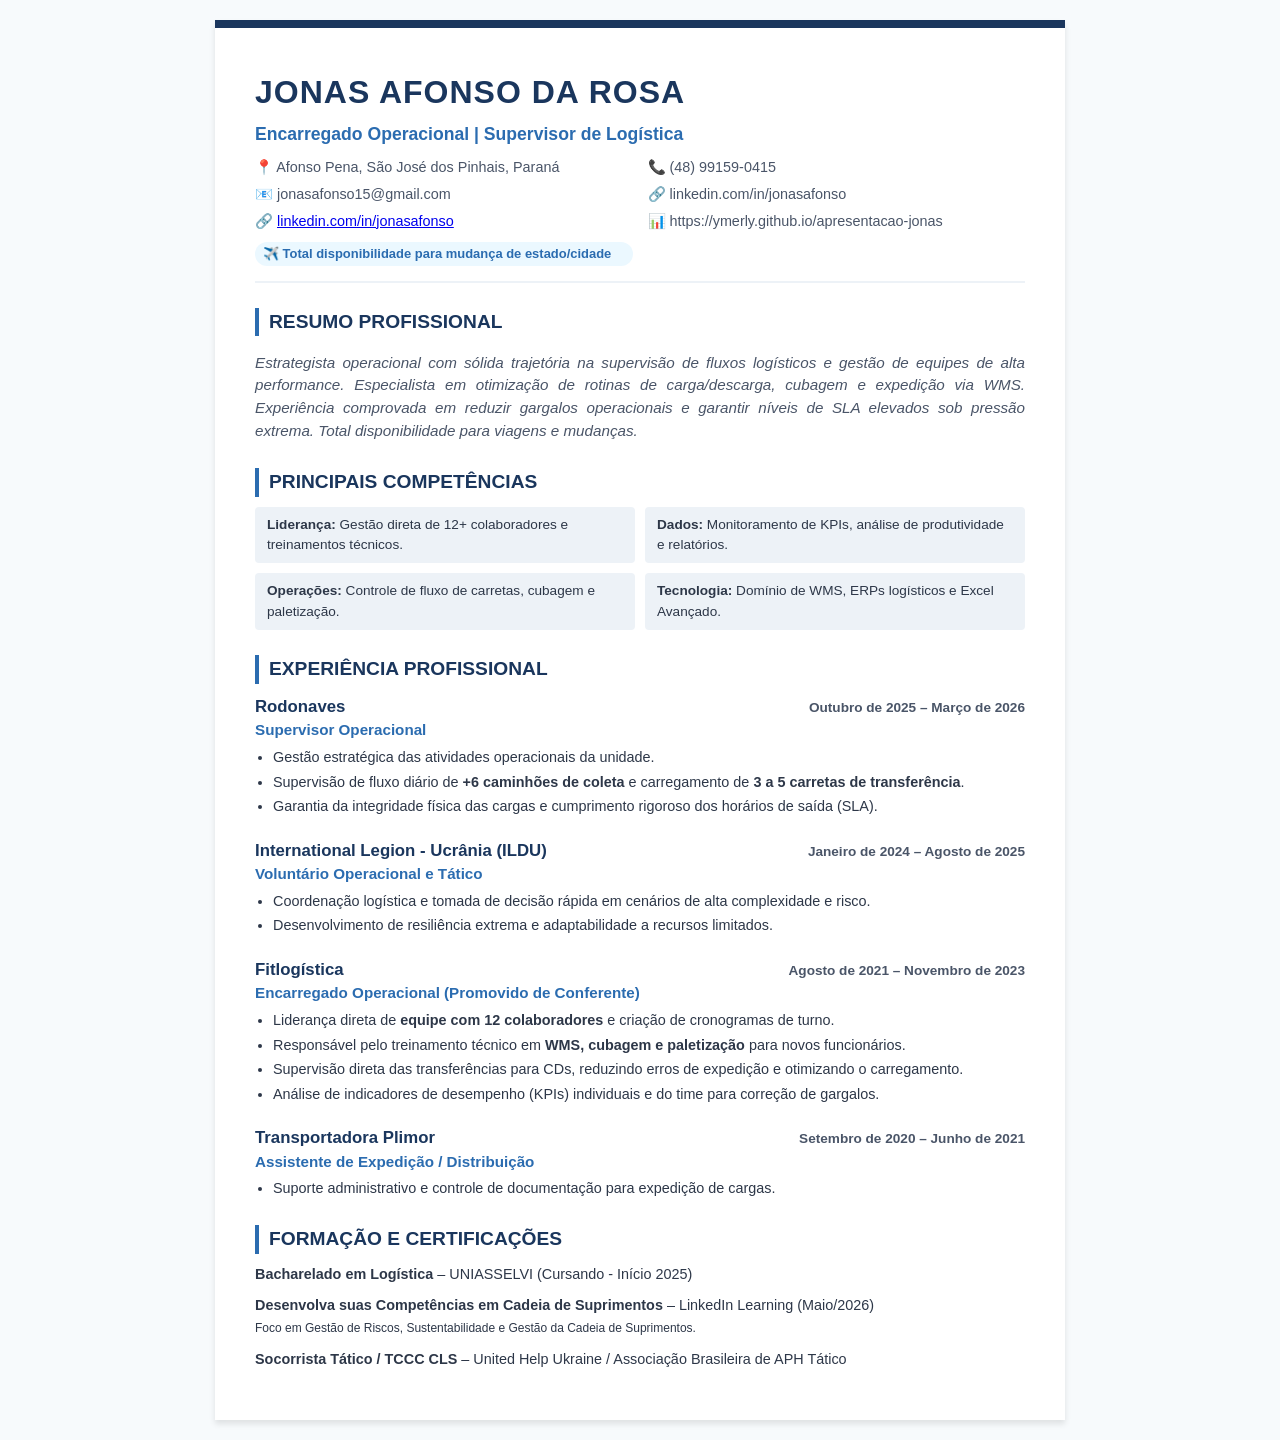
<file: curriculo.html>
<!DOCTYPE html>
<html lang="pt-br">
<head>
    <meta charset="UTF-8">
    <meta name="viewport" content="width=device-width, initial-scale=1.0">
    <title>Currículo - Jonas Afonso da Rosa</title>
    <style>
        :root {
            --primary: #1a365d; 
            --secondary: #4a5568;
            --accent: #2b6cb0;
            --bg: #f7fafc;
            --text: #2d3748;
        }

        * {
            box-sizing: border-box;
            -webkit-print-color-adjust: exact; /* Força a impressão de cores no Chrome/Safari */
            print-color-adjust: exact;
        }

        body {
            font-family: 'Segoe UI', Tahoma, Geneva, Verdana, sans-serif;
            background-color: var(--bg);
            color: var(--text);
            line-height: 1.5;
            margin: 0;
            padding: 20px;
        }

        .resume-container {
            max-width: 850px;
            margin: 0 auto;
            background: #fff;
            padding: 40px;
            box-shadow: 0 4px 6px rgba(0,0,0,0.1);
            border-top: 8px solid var(--primary);
        }

        header {
            border-bottom: 2px solid #edf2f7;
            padding-bottom: 15px;
            margin-bottom: 20px;
        }

        h1 {
            margin: 0;
            color: var(--primary);
            font-size: 2em;
            text-transform: uppercase;
            letter-spacing: 1px;
        }

        .job-title {
            font-size: 1.1em;
            color: var(--accent);
            font-weight: 600;
            margin-top: 5px;
            margin-bottom: 10px;
        }

        .badge-relocation {
            background-color: #ebf8ff;
            color: var(--accent);
            padding: 2px 8px;
            border-radius: 12px;
            font-weight: bold;
            font-size: 0.9em;
            display: inline-block;
            margin-top: 5px;
        }

        .contact-info {
            font-size: 0.9em;
            color: var(--secondary);
            display: grid;
            grid-template-columns: 1fr 1fr;
            gap: 5px 15px;
        }

        h2 {
            color: var(--primary);
            font-size: 1.2em;
            border-left: 4px solid var(--accent);
            padding-left: 10px;
            margin-top: 25px;
            margin-bottom: 10px;
            text-transform: uppercase;
        }

        .summary {
            font-style: italic;
            color: var(--secondary);
            font-size: 0.95em;
            text-align: justify;
        }

        .skills-grid {
            display: grid;
            grid-template-columns: 1fr 1fr;
            gap: 10px;
        }

        .skill-item {
            background: #edf2f7;
            padding: 8px 12px;
            border-radius: 4px;
            font-size: 0.85em;
        }

        .experience-item {
            margin-bottom: 20px;
            page-break-inside: avoid; /* Evita que uma experiência seja cortada entre duas páginas */
        }

        .exp-header {
            display: flex;
            justify-content: space-between;
            align-items: baseline;
        }

        .company-name {
            font-weight: bold;
            font-size: 1.05em;
            color: var(--primary);
        }

        .job-period {
            font-size: 0.85em;
            color: var(--secondary);
            font-weight: 600;
        }

        .role {
            font-weight: 600;
            color: var(--accent);
            display: block;
            margin-bottom: 5px;
            font-size: 0.95em;
        }

        ul {
            padding-left: 18px;
            margin-top: 5px;
            font-size: 0.9em;
        }

        li {
            margin-bottom: 3px;
        }

        .certification-item {
            margin-bottom: 10px;
            font-size: 0.9em;
        }

        /* CONFIGURAÇÕES ESPECÍFICAS DE IMPRESSÃO */
        @media print {
            body { 
                background: white; 
                padding: 0; 
            }
            .resume-container { 
                box-shadow: none; 
                border: none; 
                width: 100%; 
                max-width: 100%; 
                padding: 0; 
            }
            @page {
                margin: 1.5cm;
                size: A4;
            }
            .skill-item {
                border: 1px solid #edf2f7; /* Garante visibilidade sem o fundo se o navegador falhar */
            }
        }
    </style>
</head>
<body>

<div class="resume-container">
    <header>
        <h1>Jonas Afonso da Rosa</h1>
        <div class="job-title">Encarregado Operacional | Supervisor de Logística</div>
        <div class="contact-info">
            <span>📍 Afonso Pena, São José dos Pinhais, Paraná</span>
            <span>📞 (48) 99159-0415</span>
            <span>📧 jonasafonso15@gmail.com</span>
            <span>🔗 linkedin.com/in/jonasafonso</span>
            <span>🔗 <a href="https://linkedin.com/in/jonasafonso" target="_blank">linkedin.com/in/jonasafonso</a></span>
            <span>📊 https://ymerly.github.io/apresentacao-jonas</span>
            <span class="badge-relocation">✈️ Total disponibilidade para mudança de estado/cidade</span>
        </div>
    </header>

    <section>
        <h2>Resumo Profissional</h2>
        <p class="summary">
            Estrategista operacional com sólida trajetória na supervisão de fluxos logísticos e gestão de equipes de alta performance. Especialista em otimização de rotinas de carga/descarga, cubagem e expedição via WMS. Experiência comprovada em reduzir gargalos operacionais e garantir níveis de SLA elevados sob pressão extrema. Total disponibilidade para viagens e mudanças.
        </p>
    </section>

    <section>
        <h2>Principais Competências</h2>
        <div class="skills-grid">
            <div class="skill-item"><strong>Liderança:</strong> Gestão direta de 12+ colaboradores e treinamentos técnicos.</div>
            <div class="skill-item"><strong>Dados:</strong> Monitoramento de KPIs, análise de produtividade e relatórios.</div>
            <div class="skill-item"><strong>Operações:</strong> Controle de fluxo de carretas, cubagem e paletização.</div>
            <div class="skill-item"><strong>Tecnologia:</strong> Domínio de WMS, ERPs logísticos e Excel Avançado.</div>
        </div>
    </section>

    <section>
        <h2>Experiência Profissional</h2>

        <div class="experience-item">
            <div class="exp-header">
                <span class="company-name">Rodonaves</span>
                <span class="job-period">Outubro de 2025 – Março de 2026</span>
            </div>
            <span class="role">Supervisor Operacional</span>
            <ul>
                <li>Gestão estratégica das atividades operacionais da unidade.</li>
                <li>Supervisão de fluxo diário de <strong>+6 caminhões de coleta</strong> e carregamento de <strong>3 a 5 carretas de transferência</strong>.</li>
                <li>Garantia da integridade física das cargas e cumprimento rigoroso dos horários de saída (SLA).</li>
            </ul>
        </div>

        <div class="experience-item">
            <div class="exp-header">
                <span class="company-name">International Legion - Ucrânia (ILDU)</span>
                <span class="job-period">Janeiro de 2024 – Agosto de 2025</span>
            </div>
            <span class="role">Voluntário Operacional e Tático</span>
            <ul>
                <li>Coordenação logística e tomada de decisão rápida em cenários de alta complexidade e risco.</li>
                <li>Desenvolvimento de resiliência extrema e adaptabilidade a recursos limitados.</li>
            </ul>
        </div>

        <div class="experience-item">
            <div class="exp-header">
                <span class="company-name">Fitlogística</span>
                <span class="job-period">Agosto de 2021 – Novembro de 2023</span>
            </div>
            <span class="role">Encarregado Operacional (Promovido de Conferente)</span>
            <ul>
                <li>Liderança direta de <strong>equipe com 12 colaboradores</strong> e criação de cronogramas de turno.</li>
                <li>Responsável pelo treinamento técnico em <strong>WMS, cubagem e paletização</strong> para novos funcionários.</li>
                <li>Supervisão direta das transferências para CDs, reduzindo erros de expedição e otimizando o carregamento.</li>
                <li>Análise de indicadores de desempenho (KPIs) individuais e do time para correção de gargalos.</li>
            </ul>
        </div>

        <div class="experience-item">
            <div class="exp-header">
                <span class="company-name">Transportadora Plimor</span>
                <span class="job-period">Setembro de 2020 – Junho de 2021</span>
            </div>
            <span class="role">Assistente de Expedição / Distribuição</span>
            <ul>
                <li>Suporte administrativo e controle de documentação para expedição de cargas.</li>
            </ul>
        </div>
    </section>

    <section>
        <h2>Formação e Certificações</h2>
        <div class="certification-item">
            <strong>Bacharelado em Logística</strong> – UNIASSELVI (Cursando - Início 2025)
        </div>
        <div class="certification-item">
            <strong>Desenvolva suas Competências em Cadeia de Suprimentos</strong> – LinkedIn Learning (Maio/2026)
            <br><small>Foco em Gestão de Riscos, Sustentabilidade e Gestão da Cadeia de Suprimentos.</small>
        </div>
        <div class="certification-item">
            <strong>Socorrista Tático / TCCC CLS</strong> – United Help Ukraine / Associação Brasileira de APH Tático
        </div>
    </section>
</div>

</body>
</html>
</file>
